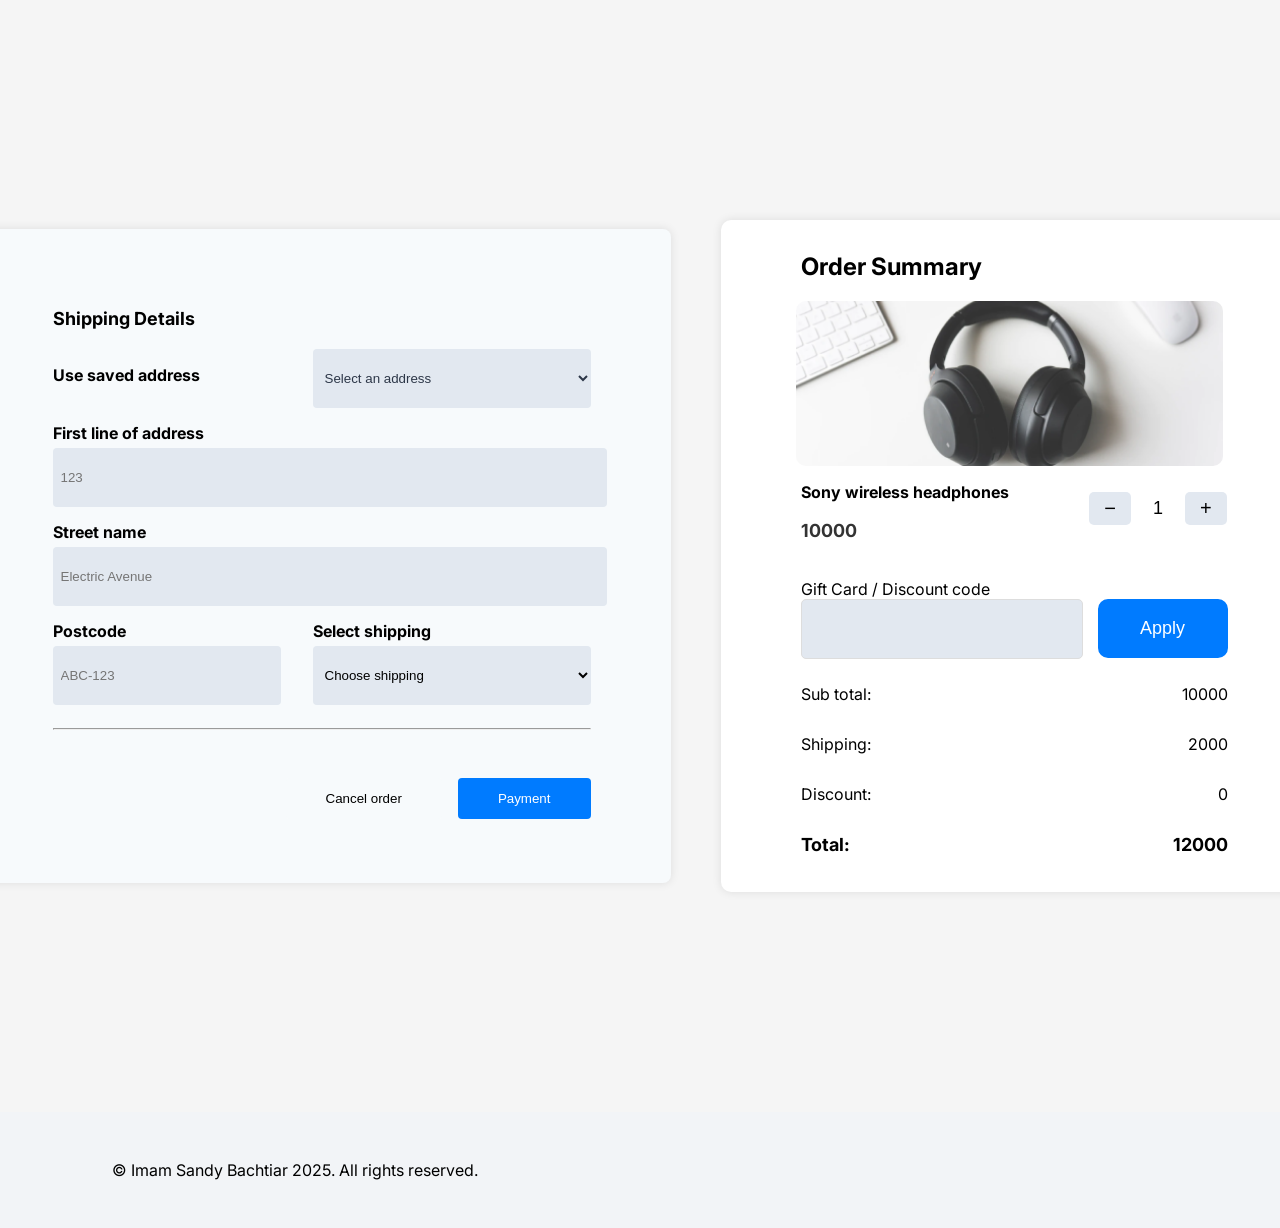
<file: index.html>
<!DOCTYPE html>
<html lang="en">
  <head>
    <meta charset="UTF-8" />
    <meta name="viewport" content="width=device-width, initial-scale=1.0" />
    <title>Shipping Details Form</title>
    <link rel="stylesheet" href="card.css" />
  </head>
  <body>
    <section class="container-shipping">
      <form action="">
        <div class="form-container">
          <h2>Shipping Details</h2>
          <div class="form-group saved-address">
            <label for="saved-address">Use saved address</label>
            <select id="saved-address">
              <option value="">Select an address</option>
              <option value="address1">123, Electric Avenue</option>
            </select>
          </div>
          <div class="form-group">
            <label for="first-line">First line of address</label>
            <input
              type="text"
              id="first-line"
              name="first-line"
              placeholder="123"
            />
          </div>
          <div class="form-group">
            <label for="street-name">Street name</label>
            <input
              type="text"
              id="street-name"
              name="street-name"
              placeholder="Electric Avenue"
            />
          </div>
          <div class="postcode-and-method">
            <div class="form-group postcode">
              <label for="postcode">Postcode</label>
              <input
                type="text"
                id="postcode"
                name="postcode"
                placeholder="ABC-123"
              />
            </div>
            <div class="form-group shipping-method">
              <label for="shipping-method">Select shipping </label>
              <select id="shipping-method" name="shipping-method">
                <option value="">Choose shipping</option>
                <option value="free-delivery">Free delivery</option>
                <option value="express-delivery">Express delivery</option>
              </select>
            </div>
          </div>
          <hr />
          <br /><br />
          <div class="form-actions">
            <button type="button" class="cancel-button">Cancel order</button>
            <button type="submit" class="payment-button">Payment</button>
          </div>
        </div>
      </form>
      <div class="order-summary">
        <h2>Order Summary</h2>
        <div class="product">
          <img src="./headphone.png" alt="Sony wireless headphones" />
          <div class="product-details">
            <div class="product-name">
              <h3>Sony wireless headphones</h3>
              <p class="price" id="price">10000</p>
            </div>
            <div class="quantity">
              <button class="minus" onclick="kurang(1)">&minus;</button>
              <input type="text" value="1" id="quantity"/>
              <button class="plus" onclick="tambah(1)">+</button>
            </div>
          </div>
        </div>
        <div class="discount">
          <label for="discount-code">Gift Card / Discount code</label>
          <div class="discount-code">
            <input type="text" id="codeVoucher"/>
            <button class="apply" onclick="buttonVoucher()">Apply</button>
          </div>
          <span class="applied" id="textVoucher">Kosong</span>
        </div>
        <div class="summary">
          <p>Sub total: <span id="subtotal"></span></p>
          <!-- <p>Tax: <span>3.45</span></p> -->
          <p>Shipping: <span id="shipping">2000</span></p>
          <p>Discount: <span id="discount">0</span></p>
          <p class="total">Total: <span id="total"></span></p>
        </div>
      </div>
    </section>
    <footer>
      <p>&copy; Imam Sandy Bachtiar 2025. All rights reserved.</p>
    </footer>

    <script src="./card.js"></script>
  </body>
</html>

<!-- contoh code start -->

<!-- contoh code end -->
</file>
<file: card.css>
/* styles.css */

@import url("https://fonts.googleapis.com/css2?family=Inter:ital,opsz,wght@0,14..32,100..900;1,14..32,100..900&display=swap");
body {
  height: 100vh;
  background-color: #f5f5f5;
  margin: 0;
  font-family: "Inter", Arial, sans-serif;
}
.container-shipping {
  display: flex;
  justify-content: center;
  align-items: center;
  margin: 1em;
  height: 120vh;
}

.form-container {
  background-color: rgba(247, 250, 252, 1);
  padding: 4em 5em;

  border-radius: 8px;
  box-shadow: 0 0 10px rgba(0, 0, 0, 0.1);
  width: max-content;
}

.form-container h2 {
  margin-bottom: 20px;
  font-size: 18px;
}

.form-group {
  margin-bottom: 15px;
}

.form-group label {
  display: block;
  margin-bottom: 5px;
  font-weight: bold;
}

.form-group input,
.form-group select {
  width: 100%;
  padding: 8px;
  border: 0;
  border-radius: 4px;
}

.form-group input[type="text"],
.form-group select {
  background-color: rgba(226, 232, 240, 1);

  height: 43px;
}

.form-actions {
  display: flex;
  justify-content: right;
  gap: 1em;
}

.form-actions button {
  padding: 1em 3em;
  border: none;
  border-radius: 4px;
  cursor: pointer;
}

.cancel-button {
  background-color: rgba(247, 250, 252, 1);
}

.payment-button {
  background-color: #007bff;
  color: #fff;
}
.saved-address {
  display: flex;
  flex-direction: row;
  gap: 2em;
  justify-content: space-between;
}
select#saved-address {
  width: 278px;
  height: 59px;
  color: rgba(45, 55, 72, 1);
  opacity: 0px;
}
.saved-address label {
  margin-top: 1em;

  text-align: center;
}
.postcode-and-method {
  display: flex;
  flex-direction: row;
  gap: 2em;
}
.shipping-method select {
  width: 278px;
  height: 59px;
}
.postcode input {
  width: 212px;
  height: 43px;
}
/* styles.css */
/* body {
  font-family: Arial, sans-serif;
  background-color: #f4f4f4;
  display: flex;
  justify-content: center;
  align-items: center;
  height: 100vh;
  margin: 0;
} */

/* contoh code start*/
.order-summary {
  background-color: #fff;
  padding: 2em 5em;
  border-radius: 10px;
  box-shadow: 0 0 10px rgba(0, 0, 0, 0.1);
  width: max-content;
  margin-left: 50px;
}

.order-summary h2 {
  margin-top: 0;
}

.product {
  display: flex;
  flex-direction: column;
  align-items: center;
}

.product img {
  width: 100%;
  border-radius: 10px;
  margin-right: 10px;
}

.product-details {
  display: flex;
  justify-content: space-between;
  gap: 5em;
  margin-top: 1em;
  align-items: self-start;
}

.product-details h3 {
  margin: 0;
  font-size: 16px;
}

.price {
  font-size: 18px;
  font-weight: bold;
  color: #333;
}

.quantity {
  display: flex;
  align-items: center;
  margin-top: 10px;
}

.quantity button {
  background-color: #ddd;
  border: none;
  font-size: 20px;
  padding: 5px 15px;
  border-radius: 5px;
  cursor: pointer;
  background: rgba(226, 232, 240, 1);
}

.quantity input {
  width: 50px;
  text-align: center;
  border: none;
  font-size: 18px;
  /* margin: 0 5px; */
}

.discount {
  display: flex;
  flex-direction: column;
  margin-top: 20px;
}
.discount-code {
  display: flex;
  justify-content: space-between;
  gap: 15px;
}
.discount input {
  flex: 1;
  padding: 5px;
  border: 1px solid #ddd;
  border-radius: 5px;
  background: rgba(226, 232, 240, 1);
  width: 270px;
  height: 48px;
}

.discount button {
  border: 2px solid #007bff;

  color: #fff;
  background-color: #007bff;
  font-size: 18px;

  padding: 5px 10px;
  border-radius: 10px;
  cursor: pointer;
  width: 130px;
  height: 59px;
}
.discount button:hover {
  background-color: #fff;
  color: #007bff;
}



.discount .applied{
    display: none;
    
}

.discount .success {
  display: block;
  margin-top: 10px;
  color: green;
  font-weight: bold;
}

.discount .reject {
    display: block;
    margin-top: 10px;
    color: red;
    font-weight: bold;
}





.summary {
  margin-top: 20px;
  gap: 20px;
  display: flex;
  flex-direction: column;
}

.summary p {
  display: flex;
  justify-content: space-between;
  margin: 5px 0;
}

.total {
  font-weight: bold;
  font-size: 18px;
}

footer {
  background-color: #f2f4f7;
  display: flex;
  justify-content: space-between;
  align-items: center;
  padding: 2em 7em;
  gap: 5em;
  .footer-container {
    display: flex;
    align-items: center;
    justify-content: space-between;
    width: 100%;
    .footer-logo {
      display: flex;
      gap: 1em;
      align-items: center;
      img {
        width: 50px;
      }
    }
    .footer-sosmed {
      display: flex;
      gap: 1em;
      font-size: 32px;
      .fa {
        text-decoration: none;
        color: #000;
        &:hover {
          color: #007bff;
        }
      }
    }
  }
}
</file>
